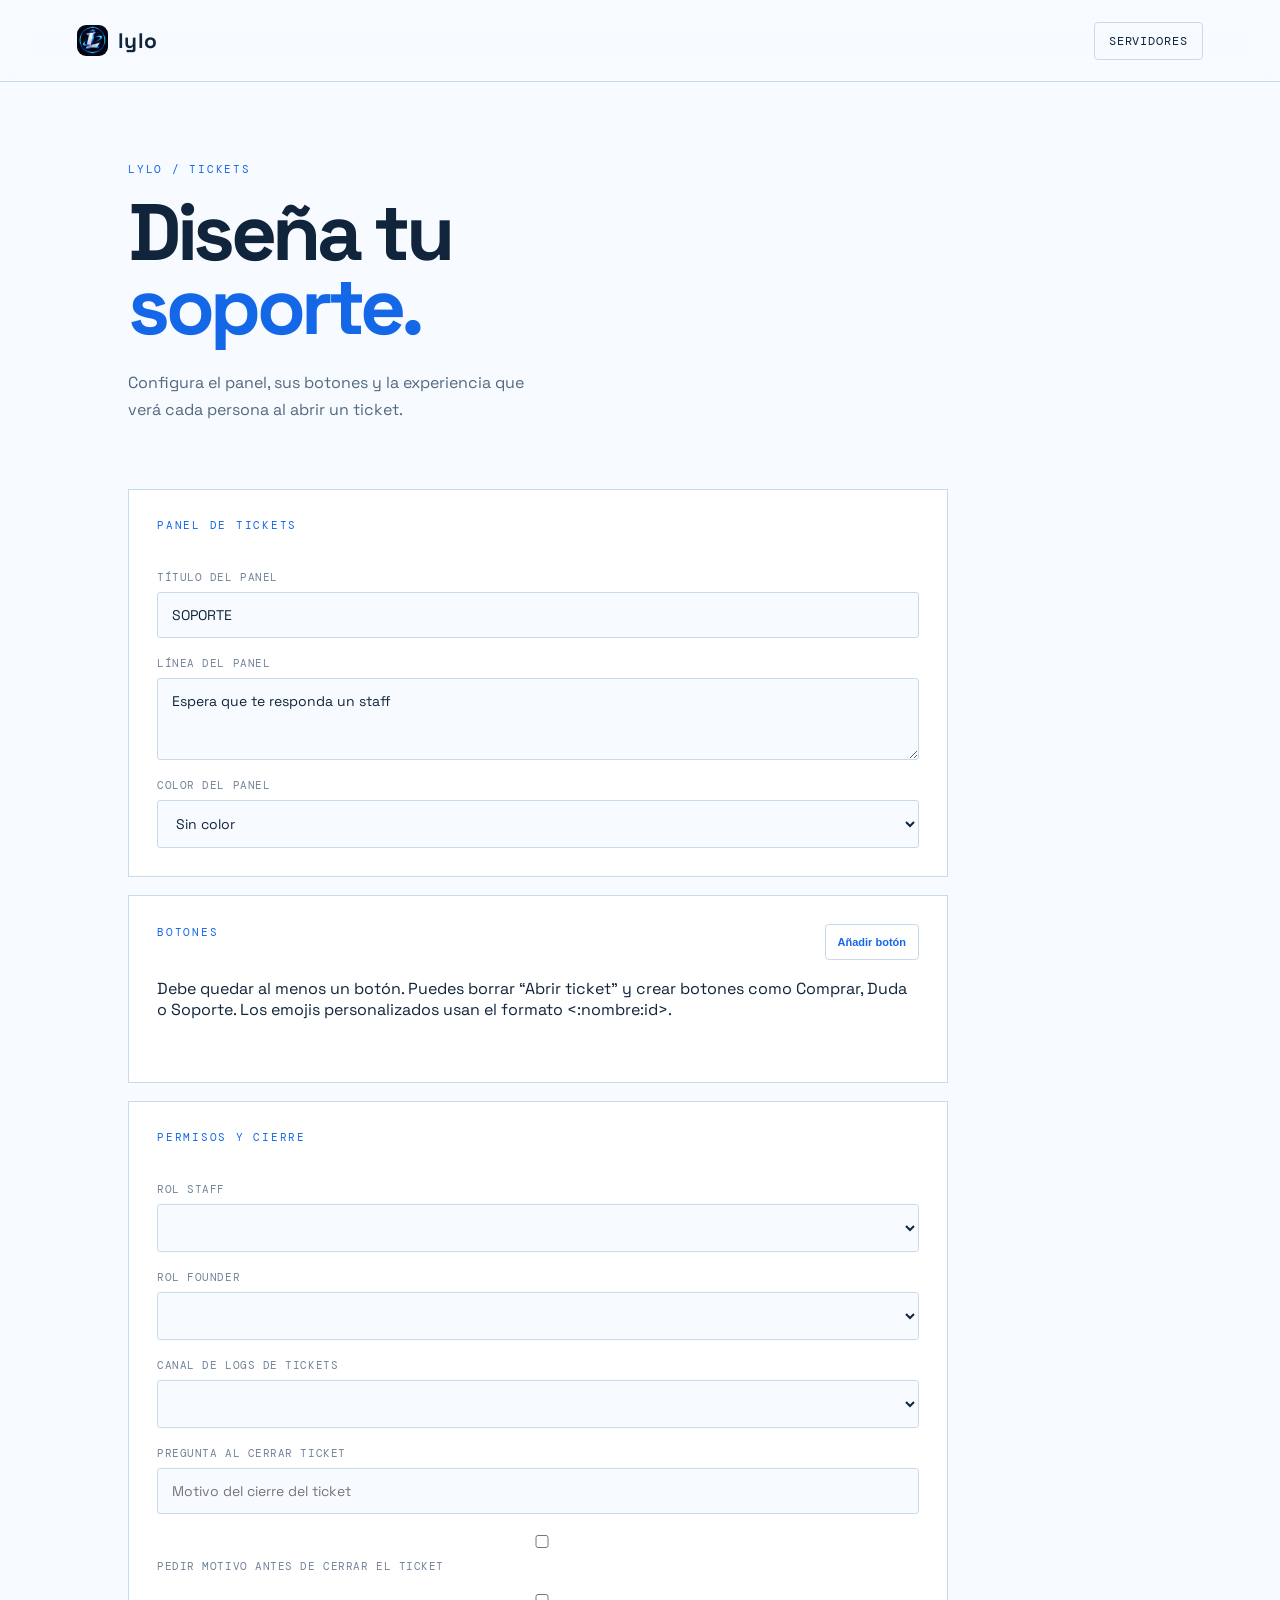
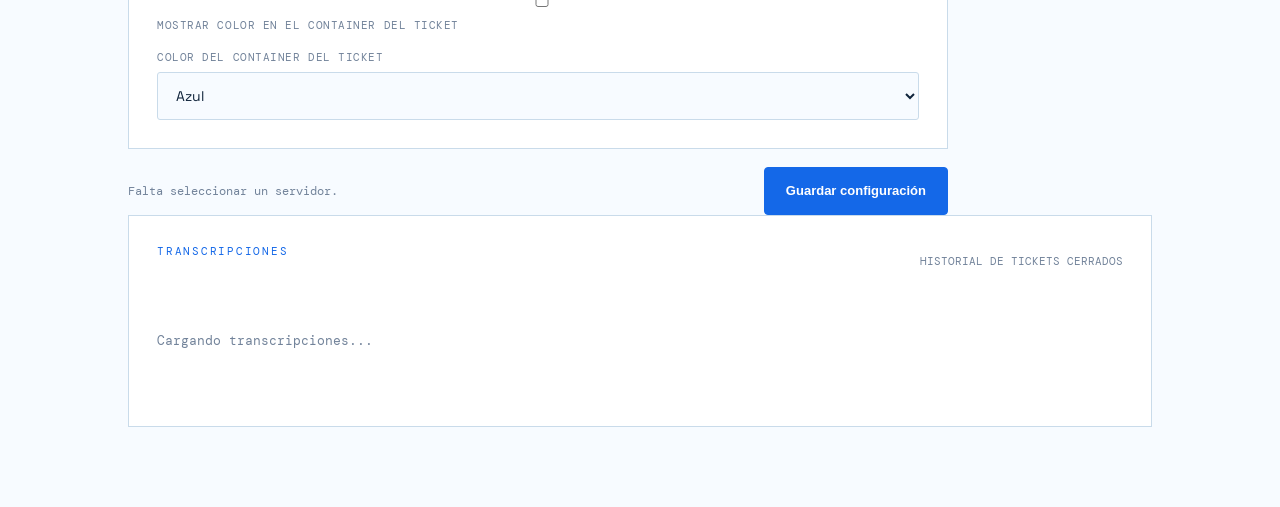
<file: administrar.html>
<!doctype html>
<html lang="es">
<head><meta charset="utf-8"><meta name="viewport" content="width=device-width, initial-scale=1"><title>Lylo | Panel de tickets</title><link rel="stylesheet" href="styles.css"></head>
<body><header class="site-header"><a class="brand" href="index.html"><img class="brand-mark" src="bot-image.png" alt="Lylo"><span>lylo</span></a><nav class="nav-actions"><a class="nav-link" href="admin.html">Servidores</a></nav></header>
<main class="admin-main"><div class="admin-intro"><p class="eyebrow">LYLO / TICKETS</p><h1>Diseña tu<br><em>soporte.</em></h1><p class="hero-description">Configura el panel, sus botones y la experiencia que verá cada persona al abrir un ticket.</p></div>
<form class="settings-form" data-settings-form>
<section class="settings-section"><p class="eyebrow">PANEL DE TICKETS</p><label>Título del panel<input name="panelTitle" value="SOPORTE" maxlength="80"></label><label>Línea del panel<textarea name="panelDescription" rows="3">Espera que te responda un staff</textarea></label><label>Color del panel<select name="panelColor"><option value="none">Sin color</option><option value="blue">Azul</option><option value="green">Verde</option><option value="red">Rojo</option><option value="gold">Dorado</option><option value="pink">Rosa</option></select></label></section>
<section class="settings-section"><div class="field-heading"><p class="eyebrow">BOTONES</p><button class="button button-light" type="button" data-add-button>Añadir botón</button></div><p class="form-help">Debe quedar al menos un botón. Puedes borrar “Abrir ticket” y crear botones como Comprar, Duda o Soporte. Los emojis personalizados usan el formato &lt;:nombre:id&gt;.</p><div data-button-list></div></section>
<section class="settings-section"><p class="eyebrow">PERMISOS Y CIERRE</p><label>Rol staff<select name="staffRoleId" data-roles></select></label><label>Canal de logs de tickets<select name="logChannelId" data-log-channels></select></label><label>Pregunta al cerrar ticket<input name="ticketQuestion" maxlength="200" placeholder="Motivo del cierre del ticket"></label><label class="toggle"><input type="checkbox" name="ticketModal"><span>Pedir motivo antes de cerrar el ticket</span></label><label class="toggle"><input type="checkbox" name="ticketColorEnabled"><span>Mostrar color en el container del ticket</span></label><label>Color del container del ticket<select name="ticketColor"><option value="blue">Azul</option><option value="green">Verde</option><option value="gold">Dorado</option><option value="pink">Rosa</option></select></label></section>
<div class="form-actions"><span class="form-status" data-status></span><button class="button button-primary" type="submit">Guardar configuración</button></div></form>
<section class="settings-section transcript-section"><div class="field-heading"><p class="eyebrow">TRANSCRIPCIONES</p><span class="form-help">Historial de tickets cerrados</span></div><div class="transcript-list" data-transcript-list><p class="empty-state">Cargando transcripciones...</p></div></section>
</main><script src="administrar.js"></script></body></html>
</file>
<file: styles.css>
@import url('https://fonts.googleapis.com/css2?family=DM+Mono:wght@400;500&family=Space+Grotesk:wght@400;500;600;700&display=swap');

:root { --ink: #10243b; --blue: #1468e8; --sky: #dff1ff; --paper: #f7fbff; --muted: #72839a; --line: #c9dbea; }
* { box-sizing: border-box; }
html { scroll-behavior: smooth; }
body { margin: 0; color: var(--ink); background: var(--paper); font-family: 'Space Grotesk', sans-serif; }
a { color: inherit; text-decoration: none; }
.site-header { height: 82px; padding: 0 6vw; display: flex; align-items: center; justify-content: space-between; border-bottom: 1px solid var(--line); background: rgba(247, 251, 255, .88); backdrop-filter: blur(12px); position: sticky; top: 0; z-index: 5; }
.brand { display: flex; align-items: center; gap: 10px; font-size: 21px; font-weight: 700; letter-spacing: .02em; }
.brand-mark { width: 31px; height: 31px; display: block; object-fit: cover; border-radius: 9px; }
.nav-actions, .language-switcher, .hero-actions, .site-footer div { display: flex; align-items: center; gap: 15px; }
.nav-link, .site-footer a { font: 12px 'DM Mono', monospace; text-transform: uppercase; letter-spacing: .08em; }
.profile-chip { max-width: 170px; display: inline-flex; align-items: center; gap: 7px; overflow: hidden; color: var(--muted); font-size: 12px; text-overflow: ellipsis; white-space: nowrap; }.profile-chip img { border-radius: 50%; object-fit: cover; }
.nav-link { padding: 10px 14px; border: 1px solid var(--line); border-radius: 4px; }
.language-switcher { padding-left: 15px; border-left: 1px solid var(--line); gap: 5px; }
.flag-button { border: 0; background: transparent; cursor: pointer; opacity: .42; padding: 8px; font-size: 19px; transition: opacity .2s, transform .2s; }
.flag-button:hover, .flag-button.active { opacity: 1; transform: translateY(-2px); }
.hidden { display: none !important; }
.hero { min-height: 625px; padding: 90px 12vw 100px; display: grid; grid-template-columns: minmax(300px, .9fr) minmax(300px, 1fr); align-items: center; gap: 8vw; overflow: hidden; background: linear-gradient(120deg, #eef8ff 0%, #d9efff 48%, #f5fbff 100%); position: relative; }
.hero:before { content: ''; position: absolute; inset: 0; opacity: .42; background-image: linear-gradient(rgba(20, 104, 232, .07) 1px, transparent 1px), linear-gradient(90deg, rgba(20, 104, 232, .07) 1px, transparent 1px); background-size: 42px 42px; }
.hero-copy, .hero-art { position: relative; z-index: 1; }
.eyebrow { color: var(--blue); margin: 0 0 20px; font: 11px 'DM Mono', monospace; letter-spacing: .16em; }
h1, h2, h3, p { margin-top: 0; } h1 { max-width: 680px; margin-bottom: 26px; font-size: clamp(52px, 7vw, 92px); line-height: .92; letter-spacing: -.055em; } h1 em, h2 em { color: var(--blue); font-style: normal; }
.hero-description { max-width: 430px; color: #536980; line-height: 1.7; font-size: 16px; }
.button { display: inline-flex; justify-content: center; align-items: center; min-height: 48px; padding: 0 21px; border: 1px solid var(--blue); border-radius: 4px; font-size: 13px; font-weight: 600; transition: transform .2s, box-shadow .2s; }
.button:hover { transform: translateY(-3px); box-shadow: 0 8px 18px rgba(20, 104, 232, .17); }.button-primary { color: #fff; background: var(--blue); }.button-light { color: var(--blue); background: #fff; border-color: #fff; }
.auth-error { color: #c83f57; font: 12px 'DM Mono', monospace; margin-top: 18px; }
.hero-art { min-height: 360px; display: grid; place-items: center; }.orbit { position: absolute; border: 1px solid rgba(20, 104, 232, .23); border-radius: 50%; transform: rotate(-22deg); }.orbit-one { width: 390px; height: 190px; }.orbit-two { width: 500px; height: 250px; transform: rotate(33deg); }.bot-card { width: 170px; height: 190px; display: flex; flex-direction: column; align-items: center; justify-content: center; gap: 12px; background: #fff; border: 1px solid #b7d4eb; box-shadow: 18px 22px 0 rgba(20, 104, 232, .13); transform: rotate(5deg); }.bot-avatar { width: 60px; height: 60px; display: block; object-fit: cover; border-radius: 18px; }.bot-card strong { font-size: 20px; }.bot-card span { color: #32a66d; font: 10px 'DM Mono', monospace; }.signal { position: absolute; color: var(--blue); font-size: 32px; font-weight: 700; }.signal-one { top: 18%; left: 17%; }.signal-two { right: 13%; top: 31%; }.signal-three { bottom: 16%; left: 21%; font-size: 20px; }
.feature-band { padding: 105px 12vw; display: grid; grid-template-columns: .7fr 1.3fr; gap: 8vw; background: #fff; border-bottom: 1px solid var(--line); }.section-heading h2, .closing h2 { font-size: clamp(35px, 4.4vw, 62px); line-height: .98; letter-spacing: -.05em; }.features { display: grid; grid-template-columns: repeat(3, 1fr); gap: 25px; }.feature { padding-top: 17px; border-top: 2px solid var(--ink); }.feature-number { color: var(--blue); font: 11px 'DM Mono', monospace; }.feature h3 { margin: 55px 0 14px; font-size: 20px; }.feature p, .closing p { color: var(--muted); line-height: 1.7; font-size: 14px; }.closing { padding: 120px 12vw 130px; background: var(--ink); color: white; }.closing p:last-child { max-width: 410px; color: #a8bdcf; }.closing .eyebrow { color: #7dc6ff; }.site-footer { padding: 24px 6vw; display: flex; justify-content: space-between; color: #8193a4; font: 11px 'DM Mono', monospace; }.site-footer a { margin-left: 22px; color: #8193a4; }
.commands-band { padding: 110px 12vw 125px; display: grid; grid-template-columns: .7fr 1.3fr; gap: 8vw; background: var(--ink); color: white; }.commands-band .eyebrow { color: #7dc6ff; }.command-list { display: grid; grid-template-columns: repeat(2, minmax(0, 1fr)); gap: 12px; }.command-list article { padding: 22px; border: 1px solid rgba(168, 189, 207, .25); background: rgba(255, 255, 255, .05); }.command-list code { color: #7dc6ff; font: 14px 'DM Mono', monospace; }.command-list p { margin: 12px 0 0; color: #a8bdcf; line-height: 1.55; font-size: 13px; }
.admin-main { min-height: calc(100vh - 82px); padding: 80px 10vw; }.admin-intro { max-width: 700px; margin-bottom: 65px; }.admin-intro h1 { font-size: clamp(48px, 7vw, 80px); }.maintenance { display: inline-flex; align-items: center; gap: 9px; padding: 8px 11px; color: #9b6913; background: #fff1cc; font: 11px 'DM Mono', monospace; text-transform: uppercase; }.maintenance:before { content: ''; width: 7px; height: 7px; border-radius: 50%; background: #e3a52b; }.guild-list { display: grid; gap: 12px; max-width: 780px; }.guild-row { display: flex; align-items: center; justify-content: space-between; padding: 17px 20px; border: 1px solid var(--line); background: white; }.guild-info { display: flex; align-items: center; gap: 14px; }.guild-icon { width: 46px; height: 46px; display: grid; place-items: center; border-radius: 13px; color: white; background: var(--blue); font-size: 18px; font-weight: 700; }.guild-name { font-weight: 600; }.empty-state { padding: 36px 0; color: var(--muted); font: 13px 'DM Mono', monospace; }
.settings-form { max-width: 820px; display: grid; gap: 18px; }.settings-section { padding: 28px; background: #fff; border: 1px solid var(--line); display: grid; gap: 18px; }.settings-section label { display: grid; gap: 8px; color: var(--muted); font: 11px 'DM Mono', monospace; text-transform: uppercase; letter-spacing: .05em; }.settings-section input, .settings-section textarea, .settings-section select { width: 100%; padding: 13px 14px; color: var(--ink); background: var(--paper); border: 1px solid var(--line); border-radius: 3px; font: 14px 'Space Grotesk', sans-serif; }.settings-section textarea { resize: vertical; }.line-editor { display: grid; gap: 10px; }.field-heading, .dynamic-row, .form-actions { display: flex; align-items: center; gap: 10px; }.field-heading { justify-content: space-between; color: var(--muted); font: 11px 'DM Mono', monospace; text-transform: uppercase; }.dynamic-row input, .dynamic-row select { flex: 1; }.button-light { min-height: 36px; padding: 0 12px; color: var(--blue); background: #fff; border-color: var(--line); font-size: 11px; }.remove-button { width: 36px; height: 36px; color: #c83f57; background: transparent; border: 1px solid var(--line); cursor: pointer; font-size: 20px; }.form-actions { justify-content: space-between; }.form-status { color: var(--muted); font: 12px 'DM Mono', monospace; }
.reveal { animation: reveal .7s ease both; }.reveal-delay { animation: reveal .9s .15s ease both; } @keyframes reveal { from { opacity: 0; transform: translateY(18px); } to { opacity: 1; transform: translateY(0); } }
@media (max-width: 760px) { .site-header { height: 70px; padding: 0 5vw; }.hero { min-height: auto; padding: 70px 8vw 90px; display: block; }.hero-art { min-height: 300px; margin-top: 40px; }.orbit-one { width: 300px; }.orbit-two { width: 370px; }.feature-band, .commands-band { padding: 75px 8vw; display: block; }.features { margin-top: 48px; grid-template-columns: 1fr; gap: 34px; }.command-list { margin-top: 48px; grid-template-columns: 1fr; }.feature h3 { margin-top: 28px; }.closing { padding: 85px 8vw; }.site-footer { padding: 22px 5vw; }.admin-main { padding: 60px 8vw; }.guild-row { gap: 15px; }.hero-actions { flex-wrap: wrap; }.panel-link { display: none; } }
</file>
